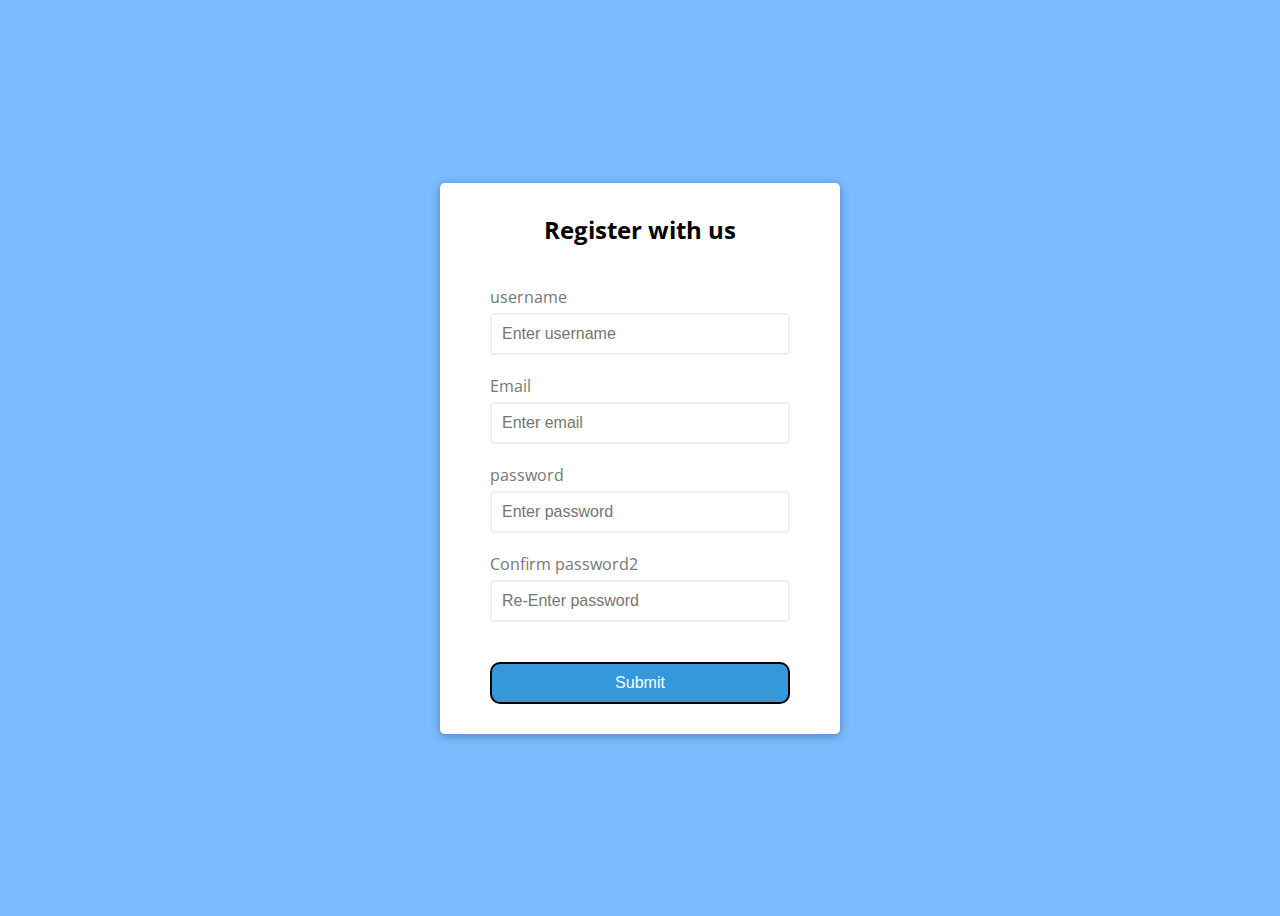
<file: Project 1 Form Validator/index.html>
<!DOCTYPE html>
<html lang="en">

<head>
    <meta charset="UTF-8">
    <meta name="viewport" content="width=device-width, initial-scale=1.0">
    <link rel="stylesheet" href="./styles.css" class="">
    <title>Form Validator</title>
</head>

<body>

    <div class="container">
        <form id="form" class="form">
            <h2> Register with us </h2>
            <div class="form-control">
                <label for="username" class="">username</label>
                <input type="text" class="success" id="username" placeholder="Enter username">
                <small class="">Error Message</small>
            </div>
            <div class="form-control">
                <label for="email" class="">Email</label>
                <input type="text" class="error" id="email" placeholder="Enter email">
                <small class="">Error Message</small>
            </div>
            <div class="form-control">
                <label for="password" class="">password</label>
                <input type="password" class="" id="password" placeholder="Enter password">
                <small class="">Error Message</small>
            </div>
            <div class="form-control">
                <label for="password2" class="">Confirm password2</label>
                <input type="password" class="" id="password2" placeholder="Re-Enter password">
                <small class="">Error Message</small>
            </div>
            <button type="submit">Submit</button>
        </form>
    </div>

    <script src="./scripts.js"></script>
</body>

</html>
</file>
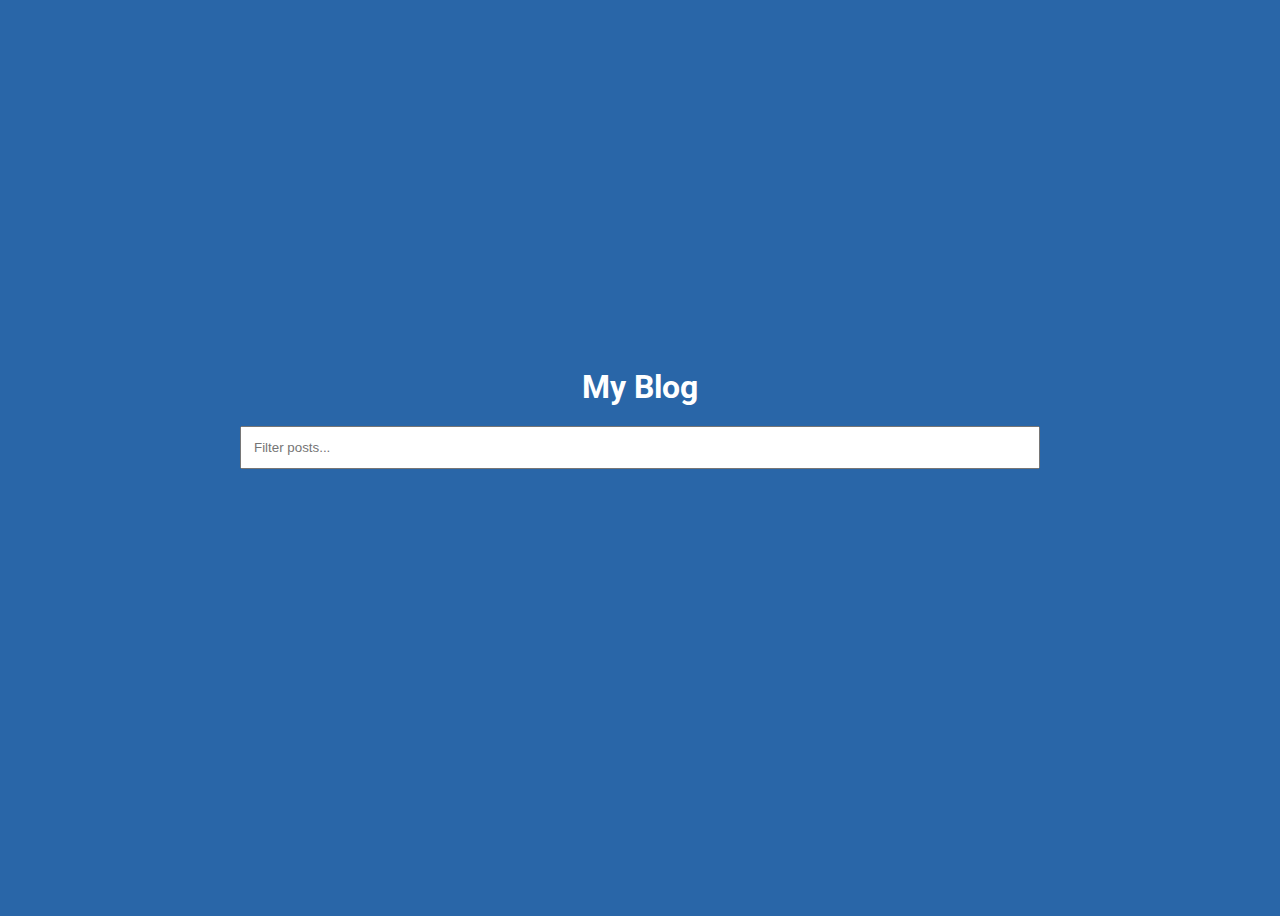
<file: Project 11 Infinte Scroll Posts/index.html>
<!DOCTYPE html>
<html lang="en">

<head>
    <meta charset="UTF-8">
    <meta name="viewport" content="width=device-width, initial-scale=1.0">
    <link rel="stylesheet" href="style.css">
    <title>Document</title>
</head>

<body>
    <h1>My Blog</h1>
    <div class="filter-container">
        <input type="text" id="filter" class="filter" placeholder="Filter posts...">
    </div>
    <div class="post-container">
        <!-- <div class="post">
            <div class="number">1</div>
            <div class="post-info">
                <div class="post-title">Lorem ipsum dolor sit amet consectetur, adipisicing elit. Suscipit, veniam.
                </div>
                <div class="post-body">Lorem ipsum dolor sit amet consectetur adipisicing elit. Animi optio sint velit
                    totam tempore. Veritatis est laudantium alias ullam nemo mollitia nobis, odit ipsum culpa, nulla hic
                    numquam! Necessitatibus totam dolorum laudantium architecto non neque incidunt temporibus
                    dignissimos. Suscipit perferendis qui obcaecati quos hic accusantium aspernatur consectetur voluptas
                    laudantium ratione libero a minus, accusamus, at perspiciatis numquam rerum, ut cumque. Adipisci sit
                    voluptates et iure esse a, pariatur hic minima sunt nihil sed, alias molestiae obcaecati vel
                    temporibus recusandae atque fugit quibusdam aperiam eligendi dolor ea possimus enim! Sapiente
                    reiciendis minima enim eveniet. Labore, in! In vero neque minima voluptate!</div>
            </div>
        </div>
        <div class="post">
            <div class="number">2</div>
            <div class="post-info">
                <div class="post-title">Lorem ipsum dolor sit amet consectetur, adipisicing elit. Suscipit, veniam.
                </div>
                <div class="post-body">Lorem ipsum dolor sit amet consectetur adipisicing elit. Animi optio sint velit
                    totam tempore. Veritatis est laudantium alias ullam nemo mollitia nobis, odit ipsum culpa, nulla hic
                    numquam! Necessitatibus totam dolorum laudantium architecto non neque incidunt temporibus
                    dignissimos. Suscipit perferendis qui obcaecati quos hic accusantium aspernatur consectetur voluptas
                    laudantium ratione libero a minus, accusamus, at perspiciatis numquam rerum, ut cumque. Adipisci sit
                    voluptates et iure esse a, pariatur hic minima sunt nihil sed, alias molestiae obcaecati vel
                    temporibus recusandae atque fugit quibusdam aperiam eligendi dolor ea possimus enim! Sapiente
                    reiciendis minima enim eveniet. Labore, in! In vero neque minima voluptate!</div>
            </div>
        </div> -->
    </div>
    <div id="loader" class="loader">
        <div class="circle"></div>
        <div class="circle"></div>
        <div class="circle"></div>
    </div>

    <script src="script.js"></script>
</body>

</html>
</file>
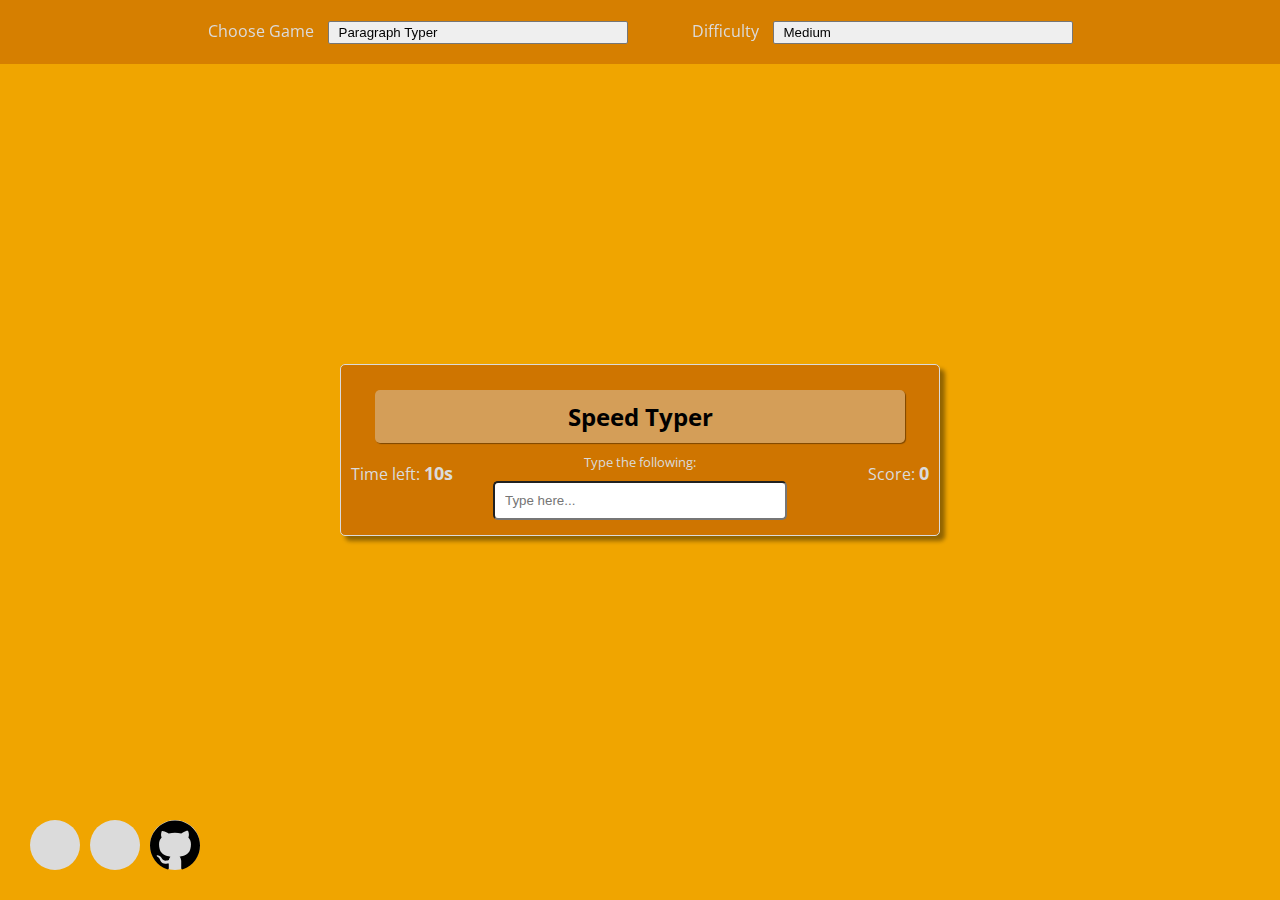
<file: Project 12 Typing Game/index.html>
<!DOCTYPE html>
<html lang="en">

<head>
    <meta charset="UTF-8">
    <meta name="viewport" content="width=device-width, initial-scale=1.0">
    <title>Speed Typer</title>
    <link rel="stylesheet" href="style.css">
    <link rel="stylesheet" href="https://cdnjs.cloudflare.com/ajax/libs/font-awesome/5.13.0/css/all.min.css"
        integrity="sha256-h20CPZ0QyXlBuAw7A+KluUYx/3pK+c7lYEpqLTlxjYQ=" crossorigin="anonymous" />
</head>

<body>
    <div class='footer'>
        <button class="settings-btn" id="setting-btn">
            <i class="fas fa-cog"></i>
        </button>
        <button class="settings-btn">
            <a href="https://twitter.com/MarkBDsouza" class="twitter" target="_blank">
                <i class="fab fa-twitter "></i>
            </a>
        </button>
        <button class="settings-btn">
            <a href="https://github.com/markbdsouza/Speed-Typer-Game" target="_blank">
                <img src="./25231.svg" alt="GitHub Link" class="githubImg">
            </a>
        </button>

    </div>

    <div class="settings visible" id="settings">
        <form id="setting-form">
            <div class="entry">
                <label for="gameType">Choose Game</label>
                <select name="gameType" id="gameType" class="gameType">
                    <option value="wordTyper">Infinte Mode</option>
                    <option value="paraTyper" selected>Paragraph Typer</option>
                    <option value="alphabetTyper">Alphabet Typer</option>
                </select>
            </div>
            <div class="entry">
                <label for="difficulty">Difficulty</label>
                <select name="difficulty" id="difficulty" class="difficulty">
                    <option value="easy">Easy</option>
                    <option value="medium" selected>Medium</option>
                    <option value="hard">Hard</option>
                </select>
            </div>
        </form>
    </div>

    <div class="container">
        <h2>Speed Typer</h2>
        <small>Type the following:</small>
        <div class="word-container">

        </div>
        <input type="text" autocomplete="off" placeholder="Type here..." id="wordInput">

        <p class="time-container">Time left: <span id='time'>10s</span></p>
        <p class="score-container">Score: <span class="score">0</span></p>

        <div id="end-game-container" class="end-game-container">
        </div>


    </div>
    <script src="script.js"></script>
</body>

</html>
</file>
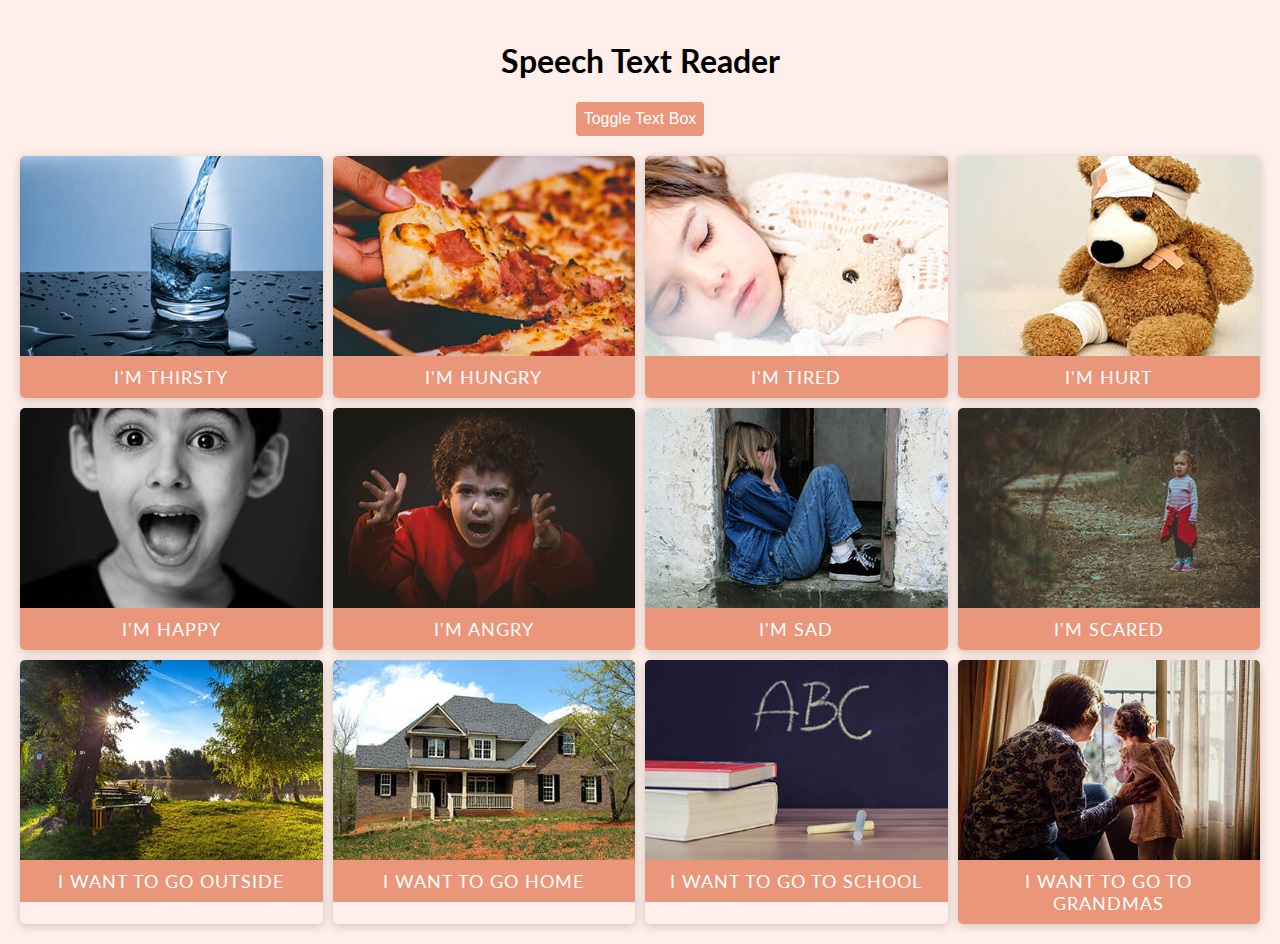
<file: Project 13 Speech Text Reader/index.html>
<!DOCTYPE html>
<html lang="en">

<head>
    <meta charset="UTF-8">
    <meta name="viewport" content="width=device-width, initial-scale=1.0">
    <title>Document</title>
    <link rel="stylesheet" href="style.css">
</head>

<body>
    <div class="container">
        <h1>Speech Text Reader</h1>
        <button id="toggle" class="btn-toggle btn">
            Toggle Text Box
        </button>
        <div class="text-box" id="text-box">
            <div class="close" id="close">X</div>
            <h3>Choose voice</h3>
            <select name="voices" id="voices"></select>
            <textarea name="text" id="text" placeholder="Enter text to read..."></textarea>
            <button class="btn" id="read">Read Text</button>
        </div>
        <main></main>
    </div>

    <script src="./script.js"></script>
</body>

</html>
</file>
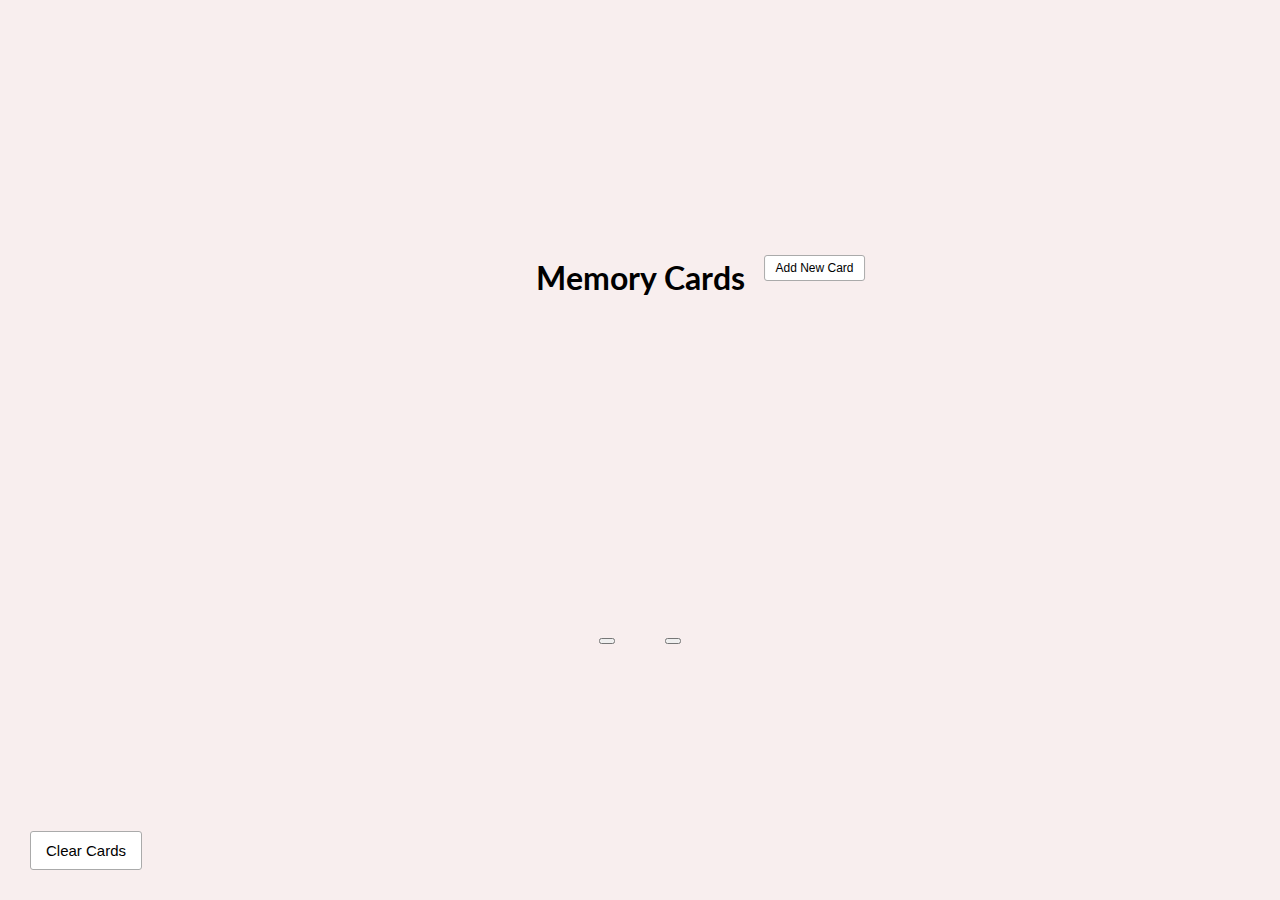
<file: Project 14 Memory Cards/index.html>
<!DOCTYPE html>
<html lang="en">

<head>
    <meta charset="UTF-8">
    <meta name="viewport" content="width=device-width, initial-scale=1.0">
    <title>Memory Cards</title>
    <link rel="stylesheet" href="https://cdnjs.cloudflare.com/ajax/libs/font-awesome/5.11.2/css/all.min.css"
        integrity="sha256-+N4/V/SbAFiW1MPBCXnfnP9QSN3+Keu+NlB+0ev/YKQ=" crossorigin="anonymous" />
    <link rel="stylesheet" href="style.css">
    <title>Memory Cards</title>
</head>

<body>

    <button class="clear btn" id="clear">
        <i class="fas fa-trash"></i>Clear Cards
    </button>

    <h1>Memory Cards
        <button id="show" class="btn btn-small">
            <i class="fa fa-plus"></i>Add New Card
        </button>
    </h1>

    <div id="cards-container" class="cards">
        <!-- <div class="card active">
            <div class="inner-card">
                <div class="inner-card-front">
                    <p>What is Php</p>
                </div>
                <div class="inner-card-back">
                    <p>A programming language</p>
                </div>
            </div>
        </div>
        <div class="card">
            <div class="inner-card">
                <div class="inner-card-front">
                    <p>q2What is Php</p>
                </div>
                <div class="inner-card-back">
                    <p>a2 A programming language</p>
                </div>
            </div>
        </div> -->

    </div>

    <div class="navigation">
        <button id="prev" class="nav-btn">
            <i class="fas fa-arrow-left"></i>
        </button>

        <p id="current"></p>

        <button id="next" class="nav-btn">
            <i class="fas fa-arrow-right"></i>
        </button>
    </div>

    <div id="add-container" class="add-container">
        <h1>Add New Card
            <button id="hide" class="btn btn-small btn-ghost"><i class="fa fa-times"></i></button>
        </h1>

        <div class="form-group">
            <label for="question">Question</label>
            <textarea name="question" id="question" placeholder="Enter Question..."></textarea>
        </div>
        <div class="form-group">
            <label for="answer">Answer</label>
            <textarea name="answer" id="answer" placeholder="Enter Answer..."></textarea>
        </div>

        <button id="add-card" class="btn">
            <i class="fas fa-plus"></i>Add Card
        </button>
    </div>

    <script src="script.js"></script>
</body>

</html>
</file>
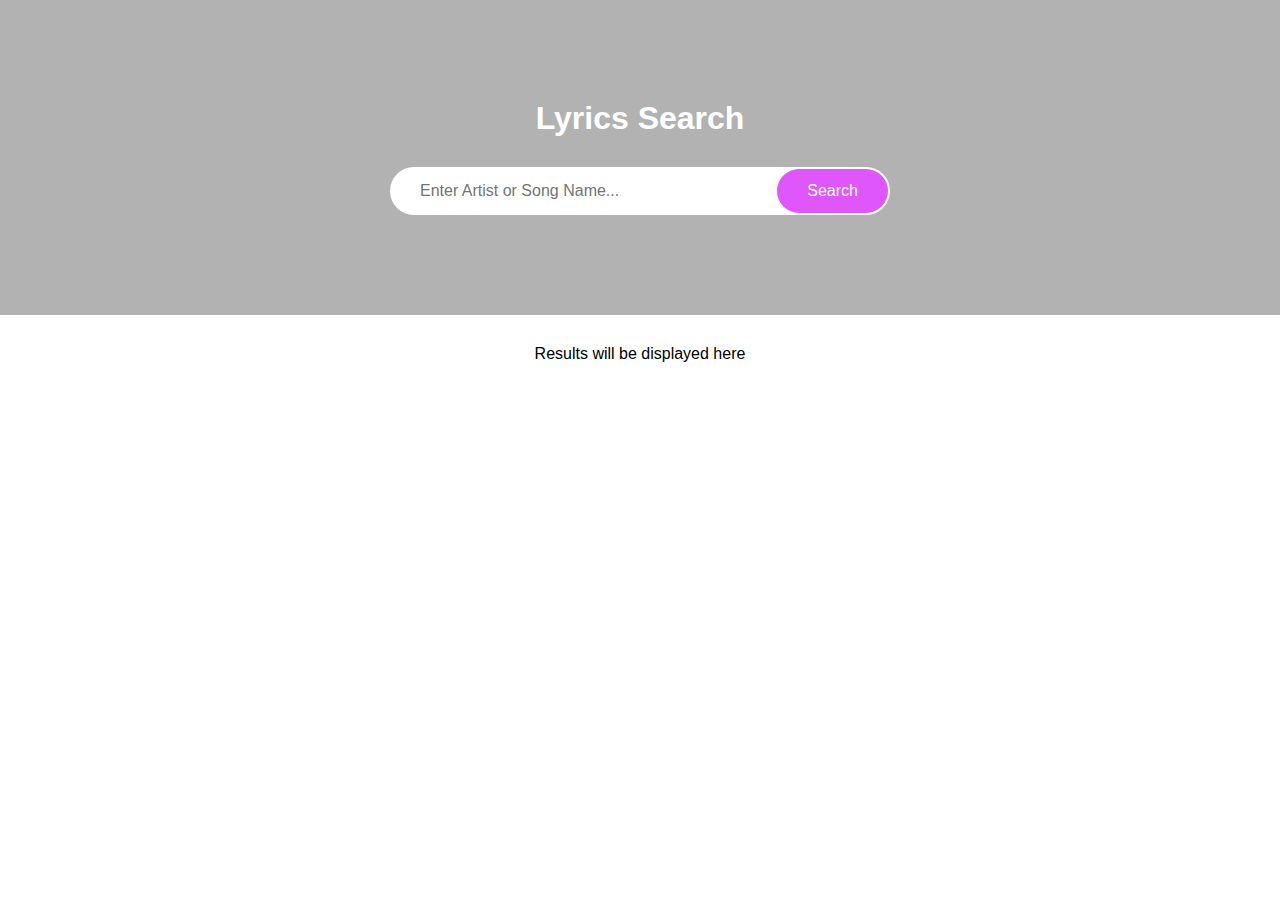
<file: Project 15 Lyrics Search/index.html>
<!DOCTYPE html>
<html lang="en">

<head>
    <meta charset="UTF-8">
    <meta name="viewport" content="width=device-width, initial-scale=1.0">
    <title>Lyrics Search</title>
    <link rel="stylesheet" href="style.css">
</head>

<body>
    <header>
        <h1>Lyrics Search</h1>

        <form action="">
            <input type="text" id="search" placeholder="Enter Artist or Song Name...">
            <button>Search</button>
        </form>
    </header>

    <div id="results" class="container">
        <p>Results will be displayed here</p>
    </div>

    <div id="more" class="container centered">

    </div>

    <script src="./script.js"></script>
</body>

</html>
</file>
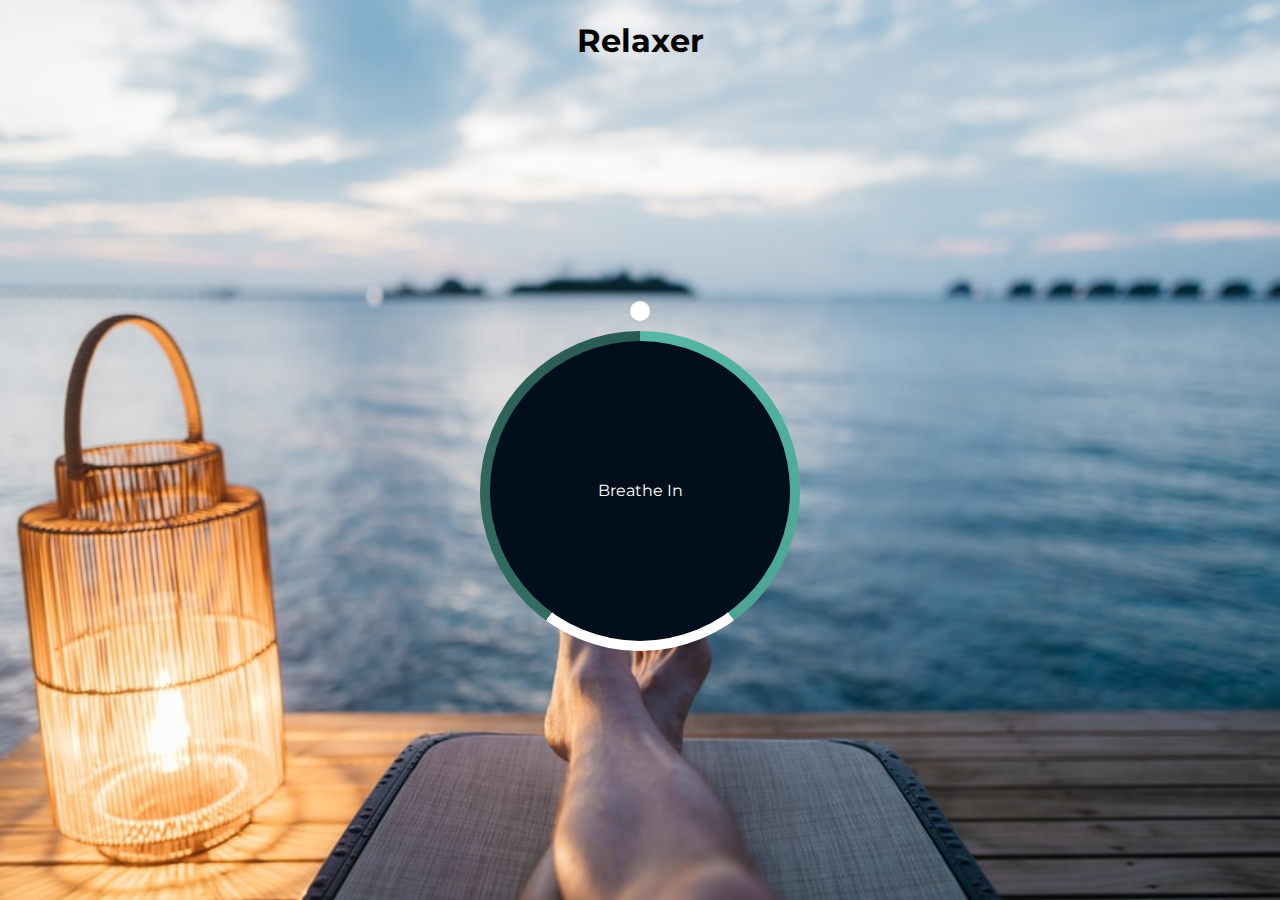
<file: Project 16 Relaxer App/index.html>
<!DOCTYPE html>
<html lang="en">

<head>
    <meta charset="UTF-8">
    <meta name="viewport" content="width=device-width, initial-scale=1.0">
    <title>Relaxer App</title>
    <link rel="stylesheet" href="style.css">
</head>

<body>
    <h1>Relaxer</h1>
    <div class="container" id="container">
        <div class="circle">
        </div>
        <p id="text">Breathe In.</p>

        <div class="pointer-container">
            <span class="pointer"></span>
        </div>

        <div class="gradient-circle"></div>
    </div>
    <script src="./script.js"></script>
</body>

</html>
</file>
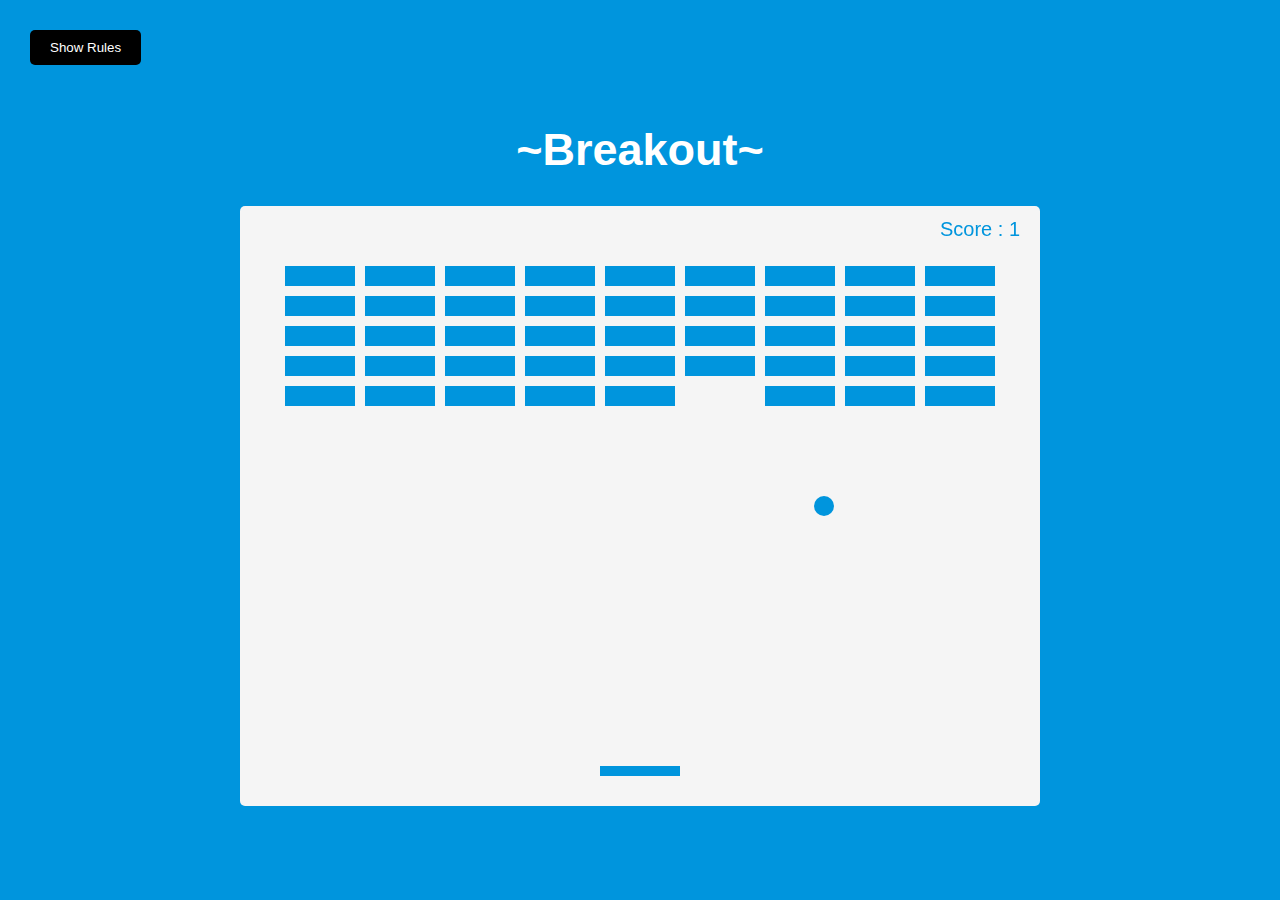
<file: Project 17 Breakout Game/index.html>
<!DOCTYPE html>
<html lang="en">

<head>
    <meta charset="UTF-8">
    <meta name="viewport" content="width=device-width, initial-scale=1.0">
    <title>Breakout Game</title>
    <link rel="stylesheet" href="style.css">
</head>

<body>

    <h1>~Breakout~</h1>
    <button id="rules-btn" class="btn rules-btn">Show Rules</button>
    <div id="rules" class="rules">
        <h2>How to Play</h2>
        <p>Use your left and right arrow keys to move the paddle to bounce the ball up and break the blocks.</p>
        <p>If you miss the ball your score and your blocks will reset</p>
        <button class="close-btn btn" id="close-btn">Close</button>
    </div>

    <canvas id="canvas" width="800" height="600"></canvas>

    <script src="./script.js"></script>
</body>

</html>
</file>
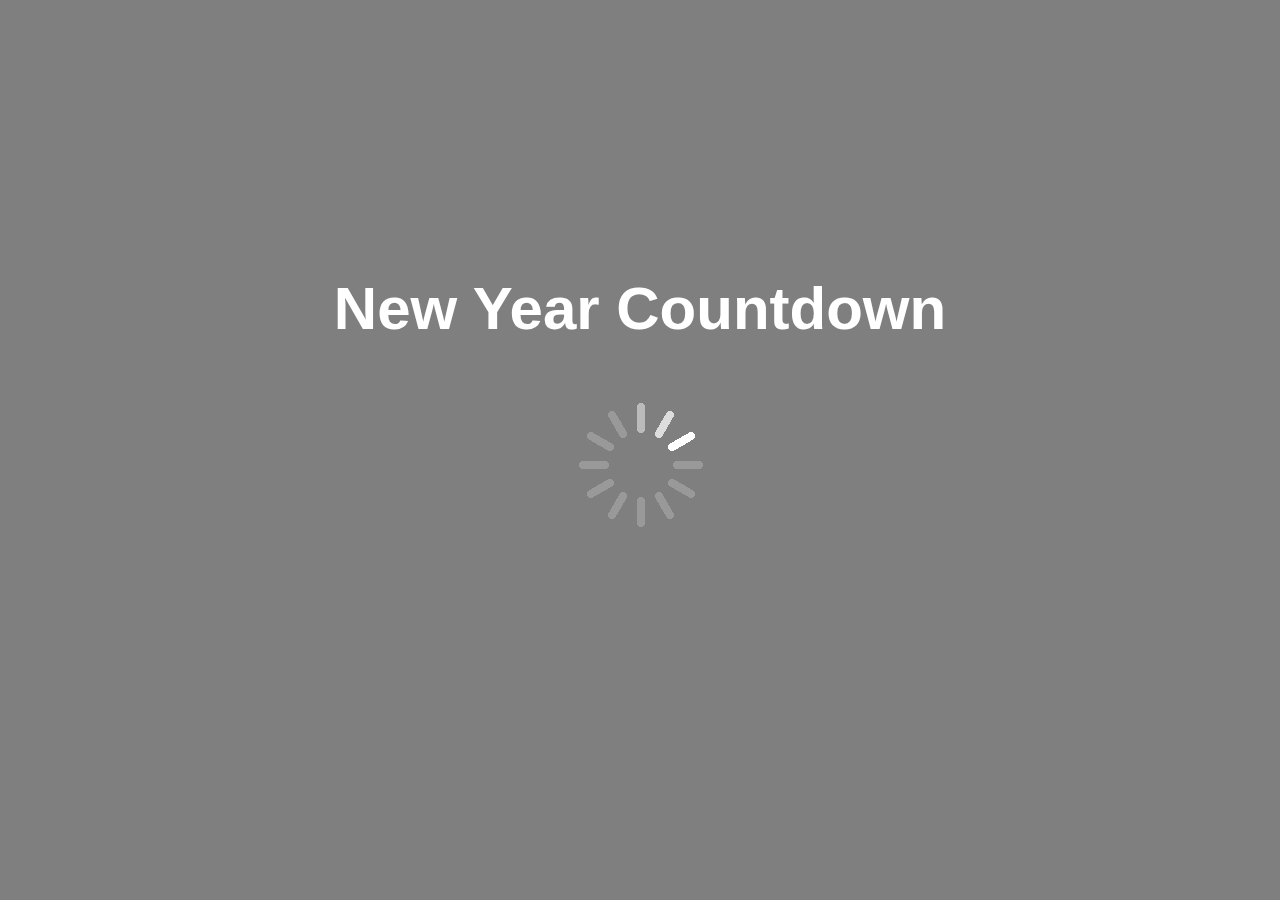
<file: Project 18 New Year Counter/index.html>
<!DOCTYPE html>
<html lang="en">

<head>
    <meta charset="UTF-8">
    <meta name="viewport" content="width=device-width, initial-scale=1.0">
    <link rel="stylesheet" href="style.css">
    <title>New Year Counter</title>
</head>

<body>
    <div class="year" id="year"></div>

    <h1>New Year Countdown</h1>

    <div class="countdown" id="countdown">
        <div class="time">
            <h2 id="days">00</h2>
            <small>days</small>
        </div>
        <div class="time">
            <h2 id="hours">00</h2>
            <small>hours</small>
        </div>
        <div class="time">
            <h2 id="minutes">00</h2>
            <small>minutes</small>
        </div>
        <div class="time">
            <h2 id="seconds">00</h2>
            <small>seconds</small>
        </div>
    </div>
    <img src="img/spinner.gif" alt="Loading..." id="loading" class="loading">
    <script src="script.js"></script>
</body>

</html>
</file>
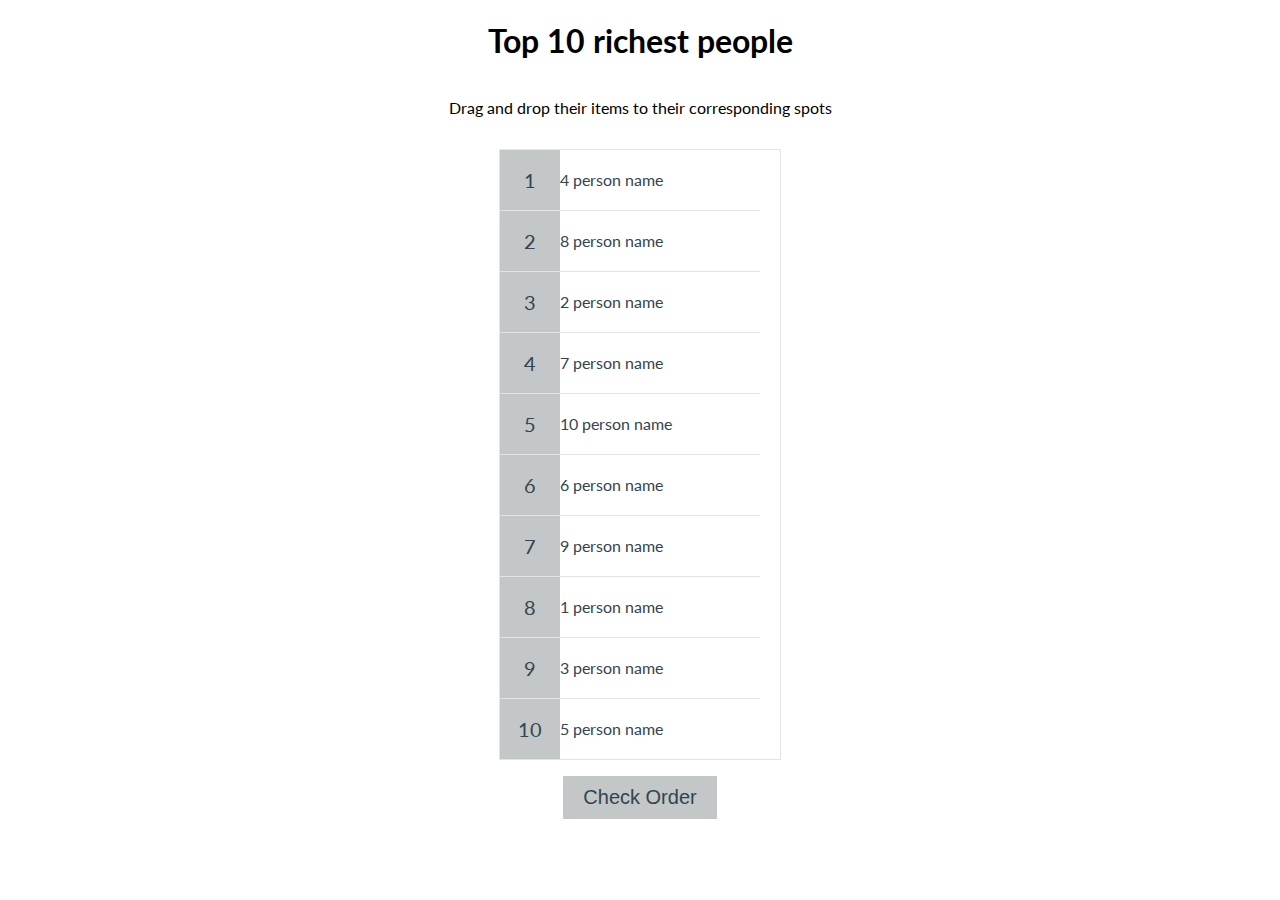
<file: Project 19 Sortable List with drag n Drop/index.html>
<!DOCTYPE html>
<html lang="en">

<head>
    <meta charset="UTF-8">
    <meta name="viewport" content="width=device-width, initial-scale=1.0">
    <link rel="stylesheet" href="style.css">
    <link rel="stylesheet" href="https://cdnjs.cloudflare.com/ajax/libs/font-awesome/5.11.2/css/all.min.css"
        integrity="sha256-+N4/V/SbAFiW1MPBCXnfnP9QSN3+Keu+NlB+0ev/YKQ=" crossorigin="anonymous" />
    <title>Top 10 Richest People</title>
</head>

<body>
    <h1>Top 10 richest people</h1>
    <p>Drag and drop their items to their corresponding spots</p>
    <ul class="draggable-list" id="draggable-list"></ul>
    <button id="check" class="check-btn">Check Order <i class="fa fa-paper-plane"></i></button>
    <script src="script.js"></script>

</body>

</html>
</file>
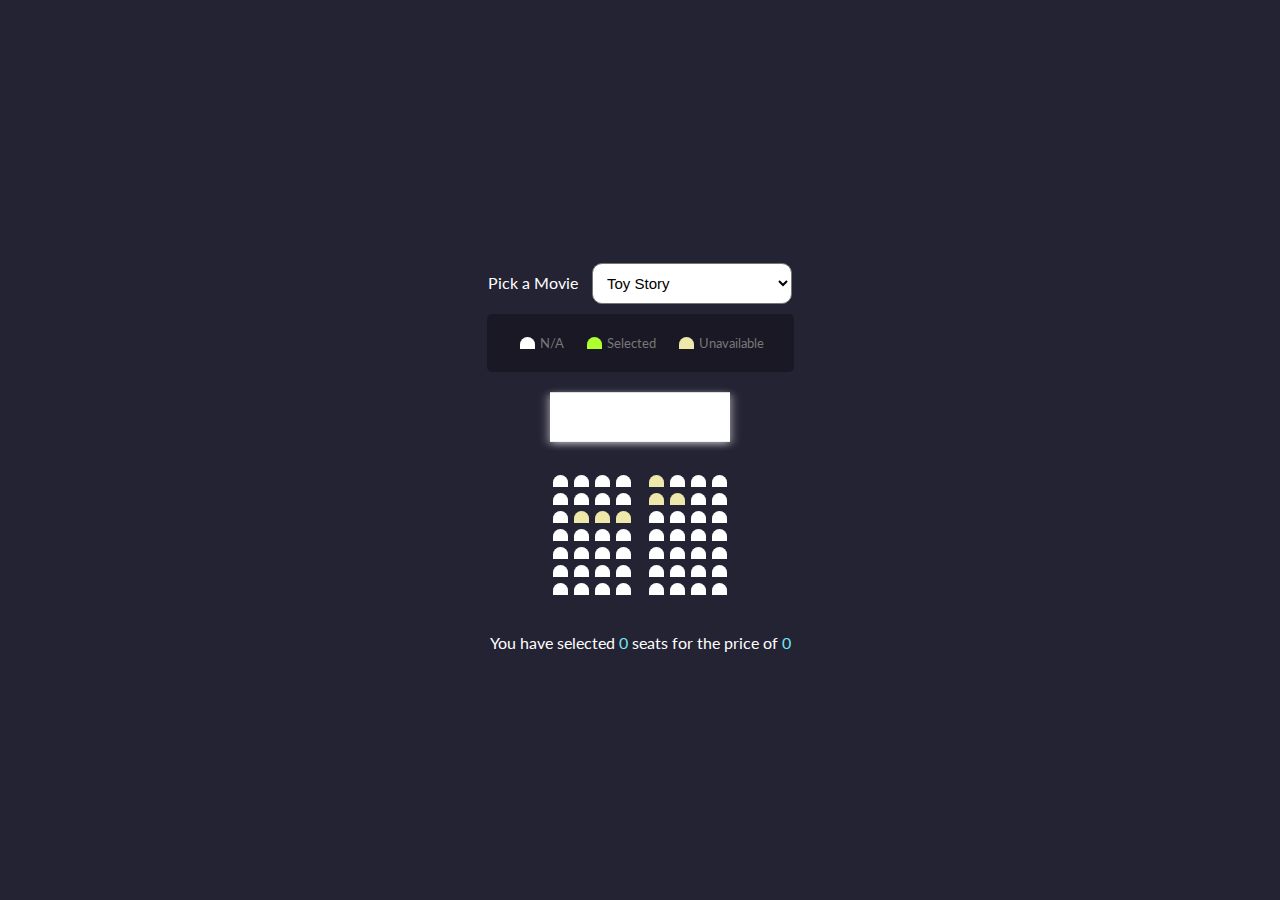
<file: Project 2 Movie Seat Booking/index.html>
<!DOCTYPE html>
<html lang="en">

<head>
    <meta charset="UTF-8">
    <meta name="viewport" content="width=device-width, initial-scale=1.0">
    <title>Document</title>
    <link rel="stylesheet" href="./style.css">
</head>

<body>
    <div class="movie-container">
        <label for="">Pick a Movie</label>
        <select name="" id="movie">
            <option value="10">Toy Story</option>
            <option value="12">Avengers</option>
            <option value="9">Joker</option>
            <option value="8">Minions</option>
        </select>
    </div>

    <ul class="showcase">
        <li>
            <div class="seat"></div>
            <small>N/A</small>
        </li>
        <li>
            <div class="seat selected"></div>
            <small>Selected</small>
        </li>
        <li>
            <div class="seat unavailable"></div>
            <small>Unavailable</small>
        </li>
    </ul>

    <div class="container">
        <div class="screen"></div>
        <div class="row">
            <div class="seat"></div>
            <div class="seat"></div>
            <div class="seat"></div>
            <div class="seat"></div>
            <div class="seat unavailable"></div>
            <div class="seat"></div>
            <div class="seat"></div>
            <div class="seat"></div>
        </div>
        <div class="row">
            <div class="seat"></div>
            <div class="seat"></div>
            <div class="seat"></div>
            <div class="seat"></div>
            <div class="seat unavailable"></div>
            <div class="seat unavailable"></div>
            <div class="seat"></div>
            <div class="seat"></div>
        </div>
        <div class="row">
            <div class="seat"></div>
            <div class="seat unavailable"></div>
            <div class="seat unavailable"></div>
            <div class="seat unavailable"></div>
            <div class="seat"></div>
            <div class="seat"></div>
            <div class="seat"></div>
            <div class="seat"></div>
        </div>
        <div class="row">
            <div class="seat"></div>
            <div class="seat"></div>
            <div class="seat"></div>
            <div class="seat"></div>
            <div class="seat"></div>
            <div class="seat"></div>
            <div class="seat"></div>
            <div class="seat"></div>
        </div>
        <div class="row">
            <div class="seat"></div>
            <div class="seat"></div>
            <div class="seat"></div>
            <div class="seat"></div>
            <div class="seat"></div>
            <div class="seat"></div>
            <div class="seat"></div>
            <div class="seat"></div>
        </div>
        <div class="row">
            <div class="seat"></div>
            <div class="seat"></div>
            <div class="seat"></div>
            <div class="seat"></div>
            <div class="seat"></div>
            <div class="seat"></div>
            <div class="seat"></div>
            <div class="seat"></div>
        </div>
        <div class="row">
            <div class="seat"></div>
            <div class="seat"></div>
            <div class="seat"></div>
            <div class="seat"></div>
            <div class="seat"></div>
            <div class="seat"></div>
            <div class="seat"></div>
            <div class="seat"></div>
        </div>
    </div>

    <p class="text">You have selected <span class="count">0</span> seats for the price of <span class="total">0</span>
    </p>
    <script src="./scripts.js"></script>
</body>

</html>
</file>
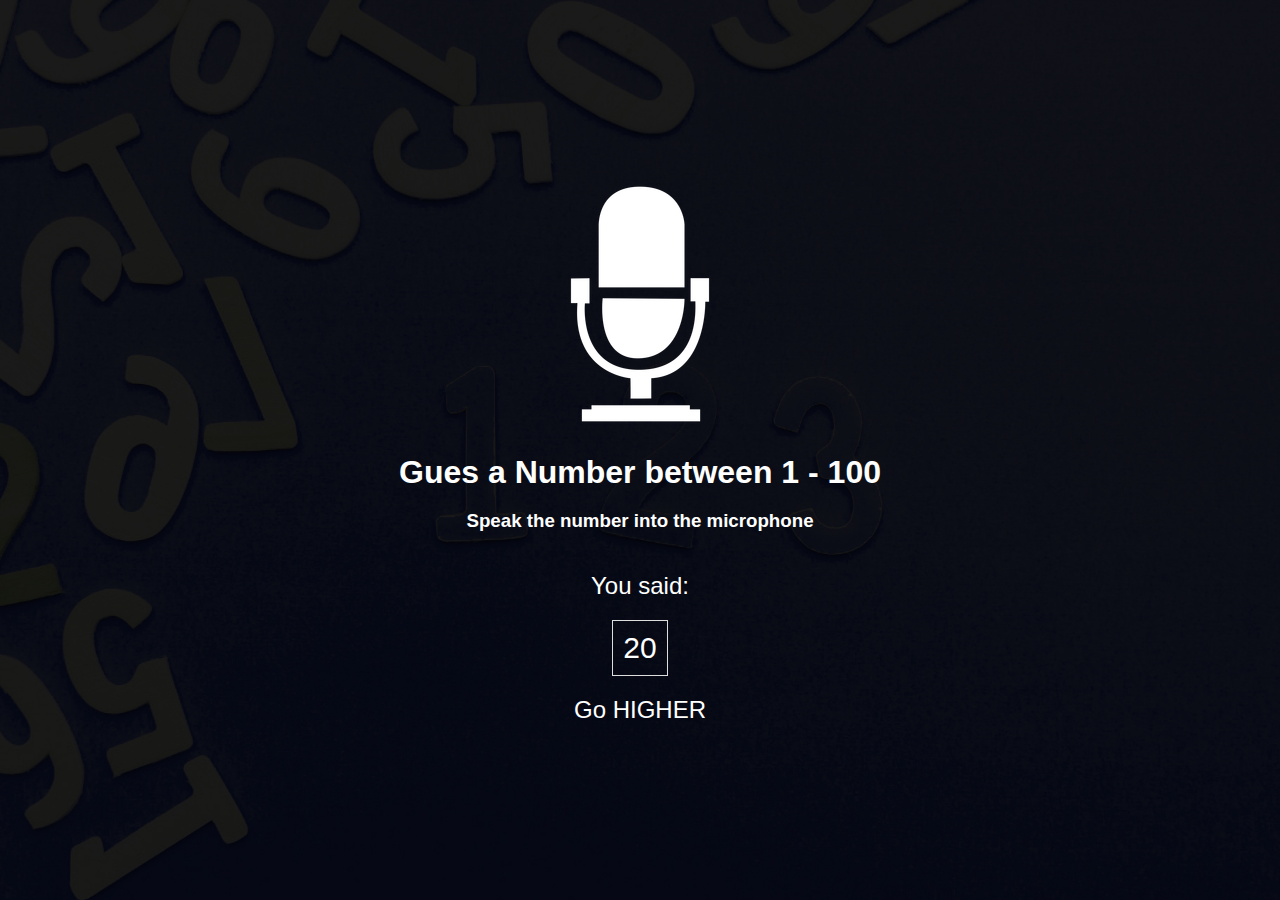
<file: Project 20 Speech Number Guessing Game/index.html>
<!DOCTYPE html>
<html lang="en">

<head>
    <meta charset="UTF-8">
    <meta name="viewport" content="width=device-width, initial-scale=1.0">
    <title>Speech Number Guessing Game</title>
    <link rel="stylesheet" href="style.css">
</head>

<body>

    <img src="img/mic.png" alt="speaker">
    <h1>Gues a Number between 1 - 100</h1>
    <h3>Speak the number into the microphone</h3>

    <div id="msg" class="msg">
        <div>You said:</div>
        <span class="box">20</span>
        <div>Go HIGHER</div>
    </div>

    <script src="script.js"></script>
</body>

</html>
</file>
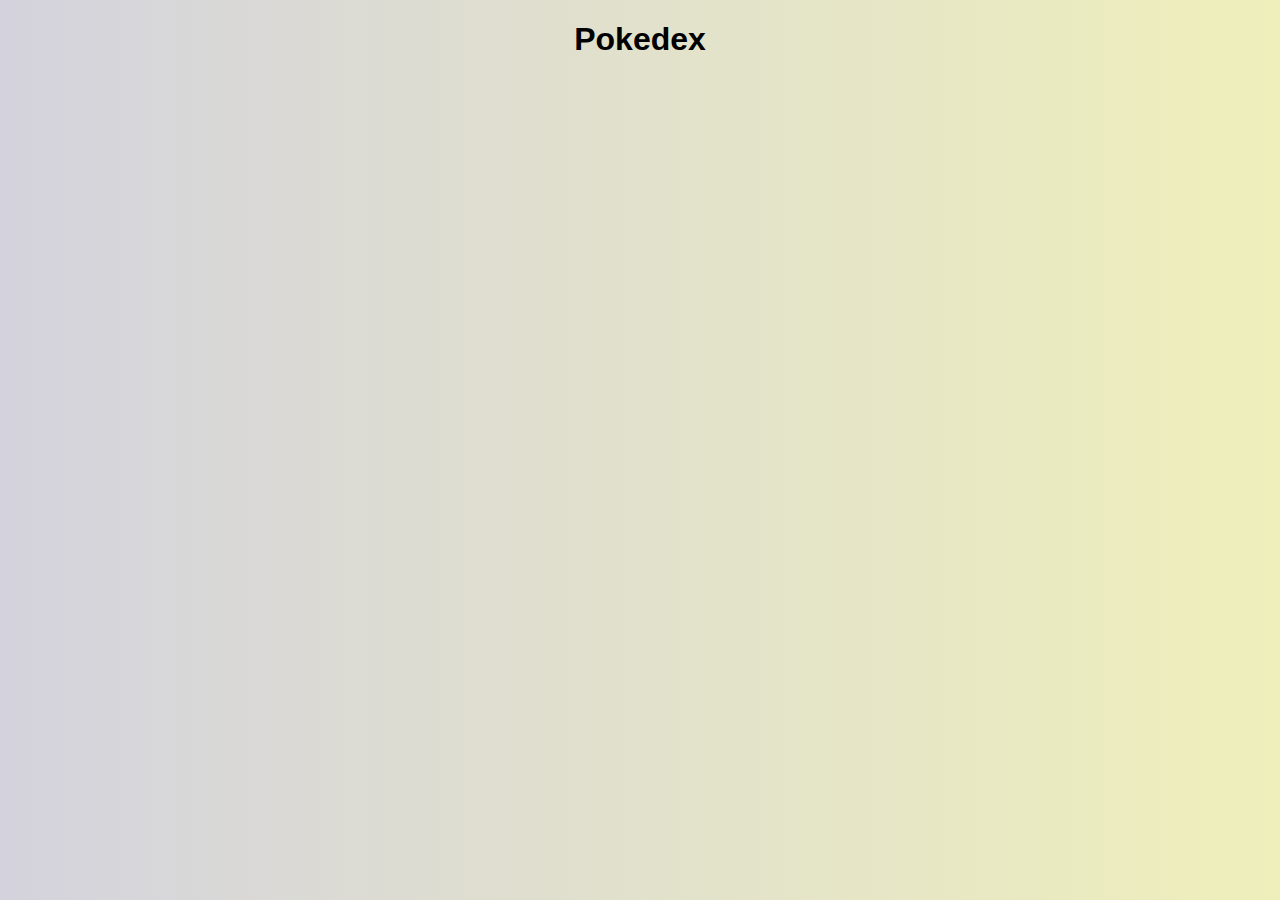
<file: Project 21 Pokedex/index.html>
<!DOCTYPE html>
<html lang="en">

<head>
    <meta charset="UTF-8">
    <meta name="viewport" content="width=device-width, initial-scale=1.0">
    <title>Pokedex</title>
    <link rel="stylesheet" href="./style.css">
</head>

<body>
    <h1>Pokedex</h1>
    <div id="poke-container" class='poke-container'></div>
    <script src="./script.js"></script>
</body>

</html>
</file>
<file: Project 1 Form Validator/styles.css>
@import url('https://fonts.googleapis.com/css2?family=Open+Sans:wght@300&display=swap');

:root {
  --success-color: #2ecc71;
  --error-color: #e743cc;
}

* {
  box-sizing: border-box;
}

body {
  background-color: #7abcff;
  font-family: 'Open Sans', sans-serif;
  display: flex;
  align-items: center;
  justify-content: center;
  min-height: 100vh;
}

.container {
  background-color: white;
  border-radius: 5px;
  box-shadow: 0 2px 10px rgba(0, 0, 0, 0.3);
  width: 400px;
}

h2 {
  text-align: center;
  margin: 0 0 40px 0;
}

.form {
  padding: 30px 50px;
}

.form-control {
  /* margin-bottom: 10px; */
  padding-bottom: 20px;
  position: relative;
}

.form-control label {
  color: #777;
  display: block;
  margin-bottom: 5px;
}

.form-control input {
  border: 2px solid #f0f0f0;
  border-radius: 4px;
  display: block;
  width: 100%;
  padding: 10px;
  font-size: 1rem;
}

.form-control input:focus {
  outline: 0;
  border-color: #777;
}

.form-control.success input {
  border-color: var(--success-color);
}

.form-control.error input {
  border-color: #e743cc;
}

.form-control small {
  color: var(--error-color);
  position: absolute;
  bottom: 0;
  left: 0;
  visibility: hidden;
}

.form-control.error small {
  visibility: visible;
}

.form button {
  cursor: pointer;
  background-color: #3498db;
  border: 2px solid black;
  border-radius: 10px;
  color: white;
  display: block;
  width: 100%;
  font-size: 16px;
  padding: 10px;
  margin-top: 20px;
}
</file>
<file: Project 11 Infinte Scroll Posts/style.css>
@import url('https://fonts.googleapis.com/css2?family=Roboto:wght@300&display=swap');

* {
  box-sizing: border-box;
}

body {
  background-color: #2966a8;
  color: #fff;
  font-family: Roboto, sans-serif;
  display: flex;
  flex-direction: column;
  align-items: center;
  min-height: 100vh;
  justify-content: center;
  padding-bottom: 100px;
}

h1 {
  margin-bottom: 0;
  text-align: center;
}

.filter-container {
  margin-top: 20px;
  width: 80vw;
  max-width: 800px;
}

.filter {
  width: 100%;
  padding: 12px;
}

.post {
  position: relative;
  background-color: #4992d3;
  box-shadow: 0 2px 4px rgba(0, 0, 0, 0.3);
  border-radius: 3px;
  padding: 20px;
  margin: 40px 0px;
  display: flex;
  width: 80vw;
  max-width: 800px;
}

.post .post-title {
  margin: 0;
}

.post .post-body {
  margin: 15px 0;
  line-height: 1.3;
}

.post .post-info {
  margin-left: 15px;
}

.post .number {
  position: absolute;
  top: -15px;
  left: -15px;
  font-size: 15px;
  width: 40px;
  height: 40px;
  border-radius: 50%;
  background-color: white;
  color: #4992d3;
  display: flex;
  align-items: center;
  justify-content: center;
  padding: 7px 10px;
}

.loader {
  display: flex;
  position: fixed;
  bottom: 50px;
  transition: opacity 0.3s ease-in;
  opacity: 0;
}

.loader.show {
  opacity: 1;
}

.loader .circle {
  background-color: white;
  width: 15px;
  height: 15px;
  border-radius: 50%;
  margin: 10px;
  animation: bounce 0.6s ease-in infinite;
}

.loader .circle:nth-of-type(2) {
  animation-delay: 0.2s;
}

.loader .circle:nth-of-type(2) {
  animation-delay: 0.4s;
}

@keyframes bounce {
  0%,
  100% {
    transform: translateY(0);
  }

  50% {
    transform: translateY(-10px);
  }
}
</file>
<file: Project 12 Typing Game/style.css>
@import url('https://fonts.googleapis.com/css2?family=Open+Sans&display=swap');

* {
  box-sizing: border-box;
}

body {
  font-family: 'Open Sans', sans-serif;
  background-color: rgb(240, 165, 0);
  color: rgb(219, 219, 219);
  display: flex;
  flex-direction: column;
  justify-content: center;
  align-items: center;
  height: 100vh;
  position: relative;
  margin: 0;
  padding: 0;
  transition: background-color 1s ease-out;
}

.settings {
  position: fixed;
  top: 0;
  left: 0;
  display: flex;
  align-items: center;
  justify-content: center;
  width: 100%;
  background: rgba(207, 117, 0, 0.8);
  padding: 20px 0;
  transform: translateY(-100%);
  transition: all 1s ease-in-out;
}

.settings.visible {
  transform: translateY(0%);
}

.entry {
  display: inline;
  margin: 30px;
}

select {
  margin-left: 10px;
  padding: 3px 10px;
  width: 300px;
  appearance: none;
  -webkit-appearance: none;
  -moz-appearance: none;
  border-radius: 2px;
}

select:focus,
button:focus {
  outline: 0;
}

.container,
.end-game-container {
  min-width: 600px;
  background-color: rgb(207, 117, 0);
  color: rgb(219, 219, 219);
  justify-content: center;
  align-items: center;
  text-align: center;
  margin: 0 auto;
  border: 1px solid rgba(219, 219, 219, 1);
  padding: 5px;
  display: flex;
  flex-direction: column;
  position: relative;
  box-shadow: 5px 5px 4px rgba(0, 0, 0, 0.4);
  border-radius: 5px;
}

.container {
  width: auto;
}

.end-game-container {
  width: 350px;
  padding: 10px;
}

.container h2 {
  padding: 10px;
  background-color: rgba(219, 219, 219, 0.4);
  box-shadow: 1px 1px 1px rgba(0, 0, 0, 0.4);
  color: black;
  width: 90%;
  align-items: center;
  text-align: center;
  border-radius: 5px;
  margin-bottom: 10px;
}

.container .time-container {
  position: absolute;
  top: 80px;
  left: 10px;
}

.container .score-container {
  position: absolute;
  top: 80px;
  right: 10px;
}

.word {
  padding: 10px;
  border: 2px solid black;
  border-radius: 5px;
  /* transition: 1s all ease-out; */
  animation: slide-into 3s ease-out;
}

.word.prev,
.word.next {
  color: rgba(0, 0, 0, 0.2);
  border: none;
}

.word-container {
  display: flex;
  flex-direction: row;
  text-align: center;
  justify-content: space-between;
  width: 100%;
}

.container input {
  padding: 10px;
  margin-top: 10px;
  margin-bottom: 10px;
  width: 50%;
  border-radius: 5px;
  outline: none;
}

.time-container span,
.score-container span {
  font-size: 18px;
  font-weight: bold;
}

.end-game-container {
  position: fixed;
  height: 300px;
  /* border: 1px solid;
  background: rgb(207, 117, 0);
  
  width: 600px;
  padding: 20px;
  display: flex;
  flex-direction: column;
  justify-content: space-evenly;
  text-align: center;
  box-shadow: 5px 5px 4px rgba(0, 0, 0, 0.4); */
  transform: translateY(-300%);
  transition: transform 0.5s ease-in-out;
}

.end-game-container.visible {
  transform: translateY(0%);
}

.end-game-container.visible button {
  margin-top: 20px;
  padding: 10px;
  align-items: center;
  margin: 30px auto 0;
  font-family: 'Open Sans', sans-serif;
  width: 80%;
  cursor: pointer;
  border-radius: 10px;
  font-size: 20px;
}

.footer {
  position: fixed;
  bottom: 30px;
  left: 30px;
  display: flex;
  justify-content: center;
  text-align: center;
  align-items: center;
  margin: auto 0;
}

.footer .settings-btn {
  /* padding: 3px 10px; */
  margin: 0;
  padding: 0;
  background-color: rgb(219, 219, 219);
  height: 50px;
  width: 50px;
  cursor: pointer;
  border-radius: 50%;
  font-size: 20px;
  margin-right: 10px;
  border: 0;
}

.footer .settings-btn:hover {
  background-color: rgba(0, 0, 0, 0.2);
}

.footer .settings-btn a img {
  /* margin: 0; */
  padding: 0;
  height: inherit;
  width: 50px;
}

a {
  style: none;
}

.twitter {
  color: #1da1f2;
}

@keyframes slide-into {
  0% {
    opacity: 1;
    transform: translateX(20px);
  }
  100% {
    opacity: 1;
    transform: translateX(0);
  }
}
</file>
<file: Project 13 Speech Text Reader/style.css>
@import url('https://fonts.googleapis.com/css?family=Lato');

* {
  box-sizing: border-box;
}

body {
  background: #ffefea;
  font-family: 'Lato', sans-serif;
  min-height: 100vh;
  margin: 0;
}

h1 {
  text-align: center;
}

.container {
  margin: auto;
  padding: 20px;
}

.btn {
  cursor: pointer;
  background-color: darksalmon;
  border: 0;
  border-radius: 4px;
  color: #fff;
  font-size: 16px;
  padding: 8px;
  outline: 0;
}

.btn:active {
  transform: scale(0.98);
}

.btn-toggle {
  display: Block;
  margin: auto;
  margin-bottom: 20px;
}

.text-box {
  width: 70%;
  position: absolute;
  top: 30%;
  left: 50%;
  transform: translate(-50%, -800px);
  background-color: #333;
  color: #fff;
  padding: 20px;
  border-radius: 5px;
  transition: all 1.5s ease-in;
}
.text-box.show {
  transform: translate(-50%, 0);
}

.text-box select {
  background-color: darksalmon;
  outline: 0;
  border: 0;
  color: #fff;
  font-size: 12px;
  height: 40px;
  width: 100%;
  border-radius: 3px;
  padding: 3px;
}

.text-box textarea {
  border-radius: 5px;
  border: 1px #dadada solid;
  font-size: 16px;
  padding: 8px;
  margin: 15px 0px;
  width: 100%;
  height: 150px;
}

.text-box button {
  width: 100%;
}

.text-box .close {
  float: right;
  text-align: right;
  cursor: pointer;
}

main {
  display: Grid;
  grid-template-columns: repeat(4, 1fr);
  grid-gap: 10px;
}

.box img {
  width: 100%;
  object-fit: cover;
  height: 200px;
}

.box {
  box-shadow: 0 2px 10px rgba(0, 0, 0, 0.2);
  border-radius: 5px;
  cursor: pointer;
  display: flex;
  flex-direction: column;
  overflow: hidden;
  transition: box-shadow 0.5s ease-in;
}

.box.active {
  box-shadow: 0 0 10px 5px darksalmon;
}

.box .info {
  background-color: darksalmon;
  color: white;
  font-size: 18px;
  letter-spacing: 1px;
  text-transform: uppercase;
  margin: 0;
  padding: 10px;
  text-align: center;
}

@media (max-width: 1100px) {
  main {
    grid-template-columns: repeat(3, 1fr);
  }
}

@media (max-width: 760px) {
  main {
    grid-template-columns: repeat(2, 1fr);
  }
}

@media (max-width: 500px) {
  main {
    grid-template-columns: repeat(1, 1fr);
  }
}
</file>
<file: Project 14 Memory Cards/style.css>
@import url('https://fonts.googleapis.com/css2?family=Lato:wght@1,300&display=swap');

* {
  box-sizing: border-box;
}

body {
  background-color: #f8eeee;
  display: flex;
  flex-direction: column;
  justify-content: center;
  align-items: center;
  height: 100vh;
  margin: 0;
  overflow: hidden;
  font-family: 'Lato', sans-serif;
}

h1 {
  position: relative;
}

h1 button {
  position: absolute;
  right: 0;
  transform: translate(120%, -50%);
  z-index: 2;
}

.btn {
  background-color: white;
  border: 1px solid #aaa;
  border-radius: 3px;
  cursor: pointer;
  font-size: 15px;
  margin-top: 10px;
  padding: 10px 15px;
}

.btn-small {
  font-size: 12px;
  padding: 5px 10px;
}

.btn-ghost {
  background-color: transparent;
  border: 0;
}

.clear {
  position: absolute;
  bottom: 30px;
  left: 30px;
}

.cards {
  perspective: 1000px;
  position: relative;
  height: 300px;
  width: 500px;
  max-width: 100%;
}

.card {
  position: absolute;
  opacity: 0;
  font-size: 20px;
  top: 0;
  left: 0;
  height: 100%;
  width: 100%;
  transform: translateX(50%) rotateY(-30deg);
  transition: all 0.4s ease;
}

.card.active {
  opacity: 1;
  cursor: pointer;
  z-index: 10;
  transform: translateX(0%) rotateY(0deg);
}

.card.left {
  transform: translateX(-50%) rotateY(10deg);
}

.inner-card {
  box-shadow: 0 1px 10px rgba(0, 0, 0, 0.3);
  border-radius: 4px;
  height: 100%;
  width: 100%;
  position: relative;
  transform-style: preserve-3d;
  transition: transform 0.4s ease;
}

.card.show-answer .inner-card {
  transform: rotateX(180deg);
}

.inner-card-front,
.inner-card-back {
  backface-visibility: hidden;
  position: absolute;
  top: 0;
  left: 0;
  display: flex;
  align-items: center;
  justify-content: center;
  height: 100%;
  width: 100%;
  background: white;
}

.inner-card-front {
  background-color: #eb4559;
  transform: rotateX(0);
  z-index: 2;
}

.inner-card-back {
  background-color: #f78259;
  transform: rotateX(180deg);
  z-index: 2;
}

.inner-card-front::after,
.inner-card-back::after {
  content: '\f021  Flip';
  font-family: 'Font Awesome 5 Free', Lato, sans-serif;
  position: absolute;
  top: 10px;
  right: 10px;
  font-size: 16px;
  font-weight: bold;
  color: #ddd;
}

.navigation {
  display: Flex;
  margin: 20px 0;
}
.navigation .nav-button {
  border: none;
  cursor: pointer;
  background-color: transparent;
  font-size: 16px;
}

.navigation p {
  margin: 0 25px;
}

.add-container {
  opacity: 0;
  z-index: -1;
  background-color: #aeefec;
  border-top: 2px solid #eee;
  display: Flex;
  flex-direction: column;
  align-items: center;
  justify-content: center;
  padding: 10px 0;
  position: absolute;
  top: 0;
  bottom: 0;
  left: 0;
  right: 0;
  transition: all 0.3s ease;
}

.add-container.show {
  opacity: 1;
  z-index: 2;
}

.add-container h3 {
  margin: 10px 0;
}

.form-group label {
  display: block;
  margin: 20px 0 10px;
}

.form-group textarea {
  border: 1px solid #aaa;
  border-radius: 3px;
  font-size: 16px;
  padding: 12px;
  min-width: 500px;
  max-width: 100%;
}
</file>
<file: Project 15 Lyrics Search/style.css>
* {
  box-sizing: border-box;
}

body {
  background-color: white;
  margin: 0;
  font-family: Arial, Helvetica, sans-serif;
}

button {
  cursor: pointer;
}

button:active {
  transform: scale(0.5);
}

button:focus,
input:focus {
  outline: none;
}

header {
  background-image: url(https://images.unsplash.com/photo-1513829596324-4bb2800c5efb?ixlib=rb-1.2.1&auto=format&fit=crop&w=1050&q=80);
  background-repeat: no-repeat;
  background-size: cover;
  background-position: center center;
  color: #fff;
  display: flex;
  flex-direction: column;
  align-items: center;
  justify-content: center;
  padding: 100px 0;
  position: relative;
}

header::after {
  content: '';
  position: absolute;
  top: 0;
  left: 0;
  right: 0;
  bottom: 0;
  background-color: rgba(0, 0, 0, 0.3);
}

header * {
  z-index: 1;
}

header h1 {
  margin: 0 0 30px;
}

form {
  position: relative;
  width: 500px;
  max-width: 100%;
}

form input {
  border: 0;
  border-radius: 50px;
  font-size: 16px;
  padding: 15px 30px;
  width: 100%;
}

form button {
  position: absolute;
  background-color: #e056fd;
  border: 0px;
  border-radius: 50px;
  color: #fff;
  font-size: 16px;
  padding: 13px 30px;
  top: 2px;
  right: 2px;
}

.btn {
  background-color: #8df6fd;
  border: 0;
  border-radius: 10px;
  color: #fff;
  padding: 4px 10px;
}

ul.songs {
  list-style-type: none;
  padding: 0;
}

ul.songs li {
  display: flex;
  align-items: center;
  justify-content: space-between;
  margin: 10px 0;
}

.container {
  margin: 30px auto;
  max-width: 100%;
  width: 500px;
}

.container h2 {
  font-weight: 300;
}

.container p {
  text-align: center;
}

.centered {
  display: flex;
  justify-content: center;
}

.centered button {
  transform: scale(1.3);
  margin: 15px;
}
</file>
<file: Project 16 Relaxer App/style.css>
@import url('https://fonts.googleapis.com/css2?family=Montserrat:wght@300&display=swap');

* {
  box-sizing: border-box;
}

body {
  background: #224941 url('./images/relax.jpg') no-repeat center center/cover;
  font-family: 'Montserrat', sans-serif;
  min-height: 100vh;
  display: Flex;
  align-items: center;
  color: #fff;
  flex-direction: column;
  margin: 0;
  overflow: hidden;
}

.container {
  display: flex;
  align-items: center;
  justify-content: center;
  margin: auto;
  height: 300px;
  width: 300px;
  position: relative;
  transform: scale(1);
}

h1 {
  color: black;
}

.circle {
  background-color: #010f1c;
  height: 100%;
  width: 100%;
  border-radius: 50%;
  position: absolute;
  top: 0;
  left: 0;
  z-index: -1;
}

.gradient-circle {
  background: conic-gradient(
    #55b7a4 0%,
    #4ca493 40%,
    #fff 40%,
    #fff 60%,
    #336d62 60%,
    #2a5b52 100%
  );
  height: 320px;
  width: 320px;
  z-index: -2;
  position: absolute;
  border-radius: 50%;
  top: -10px;
  left: -10px;
}

.pointer {
  background-color: white;
  border-radius: 50%;
  height: 20px;
  width: 20px;
  display: block;
}
.pointer-container {
  position: absolute;
  top: -40px;
  left: 140px;
  height: 190px;
  animation: rotate 7.5s linear forwards infinite;
  transform-origin: bottom center;
}

@keyframes rotate {
  from {
    transform: rotate(0deg);
  }

  to {
    transform: rotate(360deg);
  }
}

.container.grow {
  animation: grow 3s linear forwards;
}

@keyframes grow {
  from {
    transform: scale(1);
  }
  to {
    transform: scale(1.2);
  }
}

.container.shrink {
  animation: shrink 3s linear forwards;
}

@keyframes shrink {
  from {
    transform: scale(1.2);
  }
  to {
    transform: scale(1);
  }
}
</file>
<file: Project 17 Breakout Game/style.css>
* {
  box-sizing: border-box;
}

body {
  background-color: #0095dd;
  display: flex;
  flex-direction: column;
  align-items: center;
  justify-content: center;
  font-family: Arial, Helvetica, sans-serif;
  min-height: 100vh;
  position: relative;
  padding: 0;
  margin: 0;
}

canvas {
  background-color: whitesmoke;
  border-radius: 5px;
  display: block;
}

h1 {
  font-size: 45px;
  color: #fff;
}

.btn {
  cursor: pointer;
  border: 0;
  padding: 10px 20px;
  background: black;
  color: white;
  border-radius: 5px;
  outline: 0;
}

.btn:hover {
  background: #222;
}

.btn:active {
  transform: scale(0.98);
}

.rules-btn {
  position: absolute;
  top: 30px;
  left: 30px;
}

.rules {
  position: absolute;
  background: #333;
  color: #fff;
  top: 0;
  left: 0;
  min-height: 100vh;
  width: 400px;
  padding: 30px;
  line-height: 1.5;
  transform: translateX(-400px);
  transition: transform 1s ease-in-out;
}

.rules.show {
  transform: translateX(0);
}
</file>
<file: Project 18 New Year Counter/style.css>
* {
  box-sizing: border-box;
}

body {
  background-image: url('https://images.unsplash.com/photo-1525815732237-469cdd9874ab?ixlib=rb-1.2.1&ixid=eyJhcHBfaWQiOjEyMDd9&auto=format&fit=crop&w=1055&q=80');
  background-repeat: no-repeat;
  background-size: cover;
  background-position: center center;
  height: 100vh;
  color: White;
  font-family: sans-serif;
  display: flex;
  flex-direction: column;
  align-items: center;
  justify-content: center;
  text-align: center;
  margin: 0;
  overflow: hidden;
  position: relative;
}

body::after {
  content: '';
  position: absolute;
  top: 0;
  left: 0;
  width: 100%;
  height: 100%;
  background-color: rgba(0, 0, 0, 0.5);
  z-index: -1;
}

body * {
  z-index: 1;
}

h1 {
  font-size: 60px;
  margin: -80px 0 40px;
}

.countdown {
  display: none;
  transform: scale(2);
}

.time {
  display: flex;
  flex-direction: column;
  align-items: center;
  justify-content: center;
  margin: 15px;
}

.time h2 {
  margin: 0 0 5px;
}

@media (max-width: 500px) {
  h1 {
    font-size: 45px;
  }

  .time {
    margin: 5px;
  }

  .time h2 {
    font-size: 12px;
    margin: 0;
  }

  .time small {
    font-size: 10px;
  }
}

.year {
  font-size: 200px;
  z-index: -1;
  opacity: 0.4;
  position: absolute;
  bottom: 0;
  left: 50%;
  transform: translateX(-50%);
}
</file>
<file: Project 19 Sortable List with drag n Drop/style.css>
@import url('https://fonts.googleapis.com/css2?family=Lato&display=swap');

:root {
  --border-color: #e3e5e4;
  --background-color: #c3c7c8;
  --text-color: #34444f;
}

* {
  box-sizing: border-box;
}

body {
  background-color: white;
  display: flex;
  flex-direction: column;
  justify-content: start;
  align-items: center;
  height: 100vh;
  margin: 0;
  font-family: 'Lato', sans-serif;
}

.draggable-list {
  border: 1px solid var(--border-color);
  color: var(--text-color);
  padding: 0 20px 0 0;
  list-style-type: none;
}

.draggable-list li {
  background-color: #fff;
  display: Flex;
  flex: 1;
}

.draggable-list li:not(:last-of-type) {
  border-bottom: 1px solid var(--border-color);
}

.draggable-list .number {
  background: var(--background-color);
  display: flex;
  align-items: center;
  justify-content: center;
  font-size: 20px;
  height: 60px;
  width: 60px;
}

.draggable-list li.over .draggable {
  background-color: #eaeaea;
}

.draggable-list .person-name {
  margin: 0 20px 0 0;
}

.draggable-list li.right .personName {
  color: #3ae37a;
}

.draggable-list li.wrong .personName {
  color: #ff3838;
}

.draggable {
  cursor: pointer;
  display: flex;
  align-items: center;
  justify-content: space-between;
  width: 200px;
  flex: 1;
}

.check-btn {
  background-color: var(--background-color);
  border: none;
  color: var(--text-color);
  font-size: 20px;
  padding: 10px 20px;
  cursor: pointer;
  transform: scale(1);
  outline: 0;
}

.check-btn:active {
  transform: scale(0.98);
}
</file>
<file: Project 2 Movie Seat Booking/style.css>
@import url('https://fonts.googleapis.com/css2?family=Lato:ital,wght@1,300&display=swap');

* {
  box-sizing: border-box;
}

body {
  background-color: #242334;
  display: flex;
  flex-direction: column;
  justify-content: center;
  align-items: center;
  color: white;
  height: 100vh;
  font-family: Lato, sans-serif;
  margin: 0;
}

.movie-container {
  margin: 20px 0 0 0;
}

.movie-container select {
  background-color: white;
  border-radius: 10px;
  font-size: 15px;
  margin-left: 10px;
  padding: 10px;
  width: 200px;
}

.seat {
  background-color: white;
  height: 12px;
  width: 15px;
  margin: 3px;
  border-top-left-radius: 10px;
  border-top-right-radius: 10px;
}

.seat.selected {
  background: greenyellow;
}

.seat.unavailable {
  background: palegoldenrod;
}

.seat:nth-of-type(5) {
  margin-left: 15px;
}

.seat:not(.occupied):hover {
  cursor: pointer;
  transform: scale(1.4);
}

.showcase .seat:not(.occupied):hover {
  cursor: default;
  transform: scale(1);
}

.showcase {
  background: rgba(0, 0, 0, 0.3);
  padding: 20px;
  margin: 10px;
  border-radius: 5px;
  color: #777;
  list-style-type: none;
  display: flex;
  justify-content: space-between;
}

.showcase li {
  display: flex;
  align-items: center;
  justify-content: center;
  margin: 0 10px;
}

.showcase li small {
  margin-left: 2px;
}

.screen {
  height: 70px;
  width: 100%;
  background: white;
  margin-bottom: 20px;
  transform: rotateX(-45deg);
  box-shadow: 0 3px 10px rgba(255, 255, 255, 0.7);
}
.container {
  margin-bottom: 30px;
}

p.text {
  margin: 5px 0;
}

p.text span {
  color: #6feaf6;
}

.row {
  display: flex;
}
</file>
<file: Project 20 Speech Number Guessing Game/style.css>
* {
  box-sizing: border-box;
}

body {
  background: #2f3542 url('./img/bg.jpg') no-repeat left center/cover;
  min-height: 100vh;
  color: white;
  display: flex;
  flex-direction: column;
  align-items: center;
  justify-content: center;
  text-align: center;
  margin: 0;
  font-family: Arial, Helvetica, sans-serif;
}

h1,
h3 {
  margin-bottom: 0;
}

p {
  line-height: 1.5;
  margin: 0;
}

.play-again {
  padding: 8px 15px;
  border: 0;
  background: #f4f4f4;
  border-radius: 5px;
  margin-top: 10px;
}

.msg {
  font-size: 1.5em;
  margin-top: 40px;
}

.box {
  border: 1px solid #dedede;
  display: inline-block;
  font-size: 30px;
  margin: 20px;
  padding: 10px;
}
</file>
<file: Project 21 Pokedex/style.css>
* {
  box-sizing: border-box;
}

body {
  background: linear-gradient(to right, #d4d3dd, #efefbb);
  display: flex;
  flex-direction: column;
  align-items: center;
  justify-content: center;
  text-align: center;
  margin: 0;
  font-family: Arial, Helvetica, sans-serif;
  position: relative;
}

.poke-container {
  display: flex;
  flex-wrap: wrap;
  align-items: space-between;
  justify-content: center;
  margin: 0 auto;
  max-width: 1200px;
}

.pokemon {
  background-color: #eee;
  border-radius: 20px;
  padding: 20px;
  margin: 10px;
  text-align: center;
  box-shadow: 0 3px 15px rgba(100, 100, 100, 0.5);
}

.pokemon:hover {
  transform: scale(1.1);
}

.pokemon:hover .img-container img {
  transform: scale(1.3);
}

.pokemon:hover .img-container {
  background-color: rgba(255, 255, 255, 1);
}

.pokemon .img-container {
  margin-top: 20px;
  max-width: 90%;
  width: 120px;
  height: 120px;
  border-radius: 50%;
  background-color: rgba(255, 255, 255, 0.6);
  transition: all 1s ease-in-out;
}

.pokemon .img-container img {
  margin-top: 20px;
  max-width: 90%;
  transition: all 1s ease-in-out;
}

.pokemon .info {
  margin-top: 20px;
}

.pokemon .number {
  background-color: #fff;
  border-radius: 10px;
  padding: 5px 10px;
}

.pokemon .name {
  margin: 15px 0 7px;
  letter-spacing: 1px;
}
</file>
